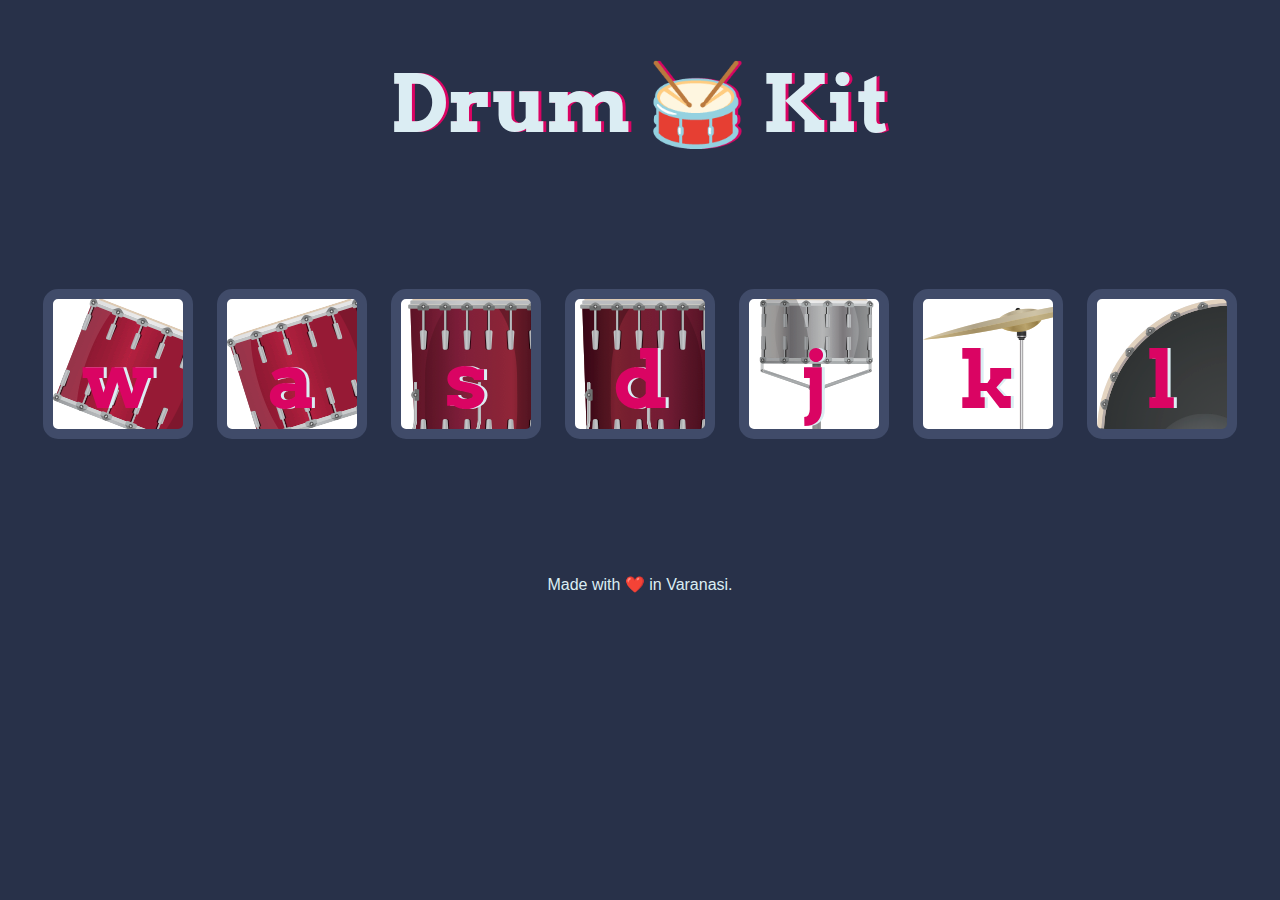
<file: Drum-Player/index.html>
<!DOCTYPE html>
<html lang="en" dir="ltr">

<head>
  <meta charset="utf-8">
  <title>Drum Kit</title>
  <link rel="stylesheet" href="styles.css">
  <link href="https://fonts.googleapis.com/css?family=Arvo" rel="stylesheet">
</head>

<body>

  <h1 id="title">Drum 🥁 Kit</h1>
  <div class="set">
    <button class="w drum">w</button>
    <button class="a drum">a</button>
    <button class="s drum">s</button>
    <button class="d drum">d</button>
    <button class="j drum">j</button>
    <button class="k drum">k</button>
    <button class="l drum">l</button>
  </div>
  <script src="./index.js" charset="utf-8"></script>
</body>
<footer>
  Made with ❤️ in Varanasi.
</footer>
</html>
</file>
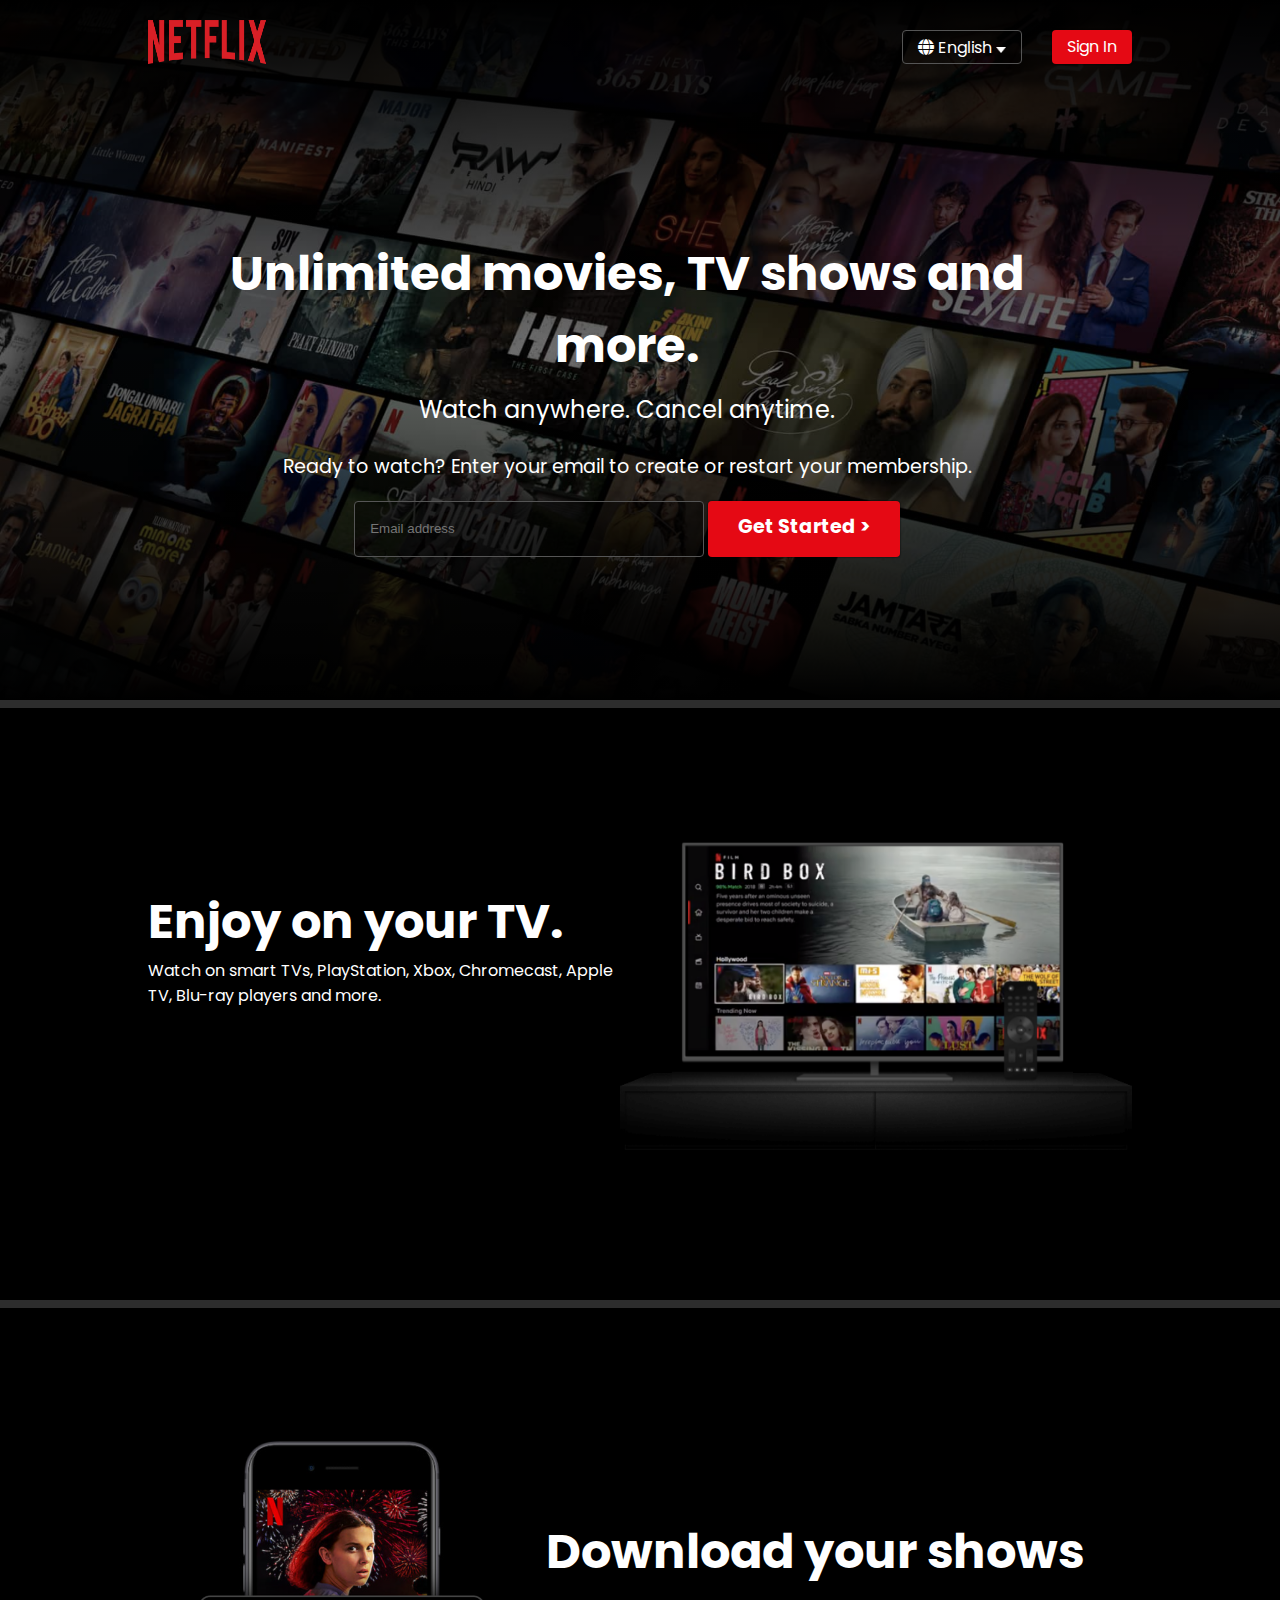
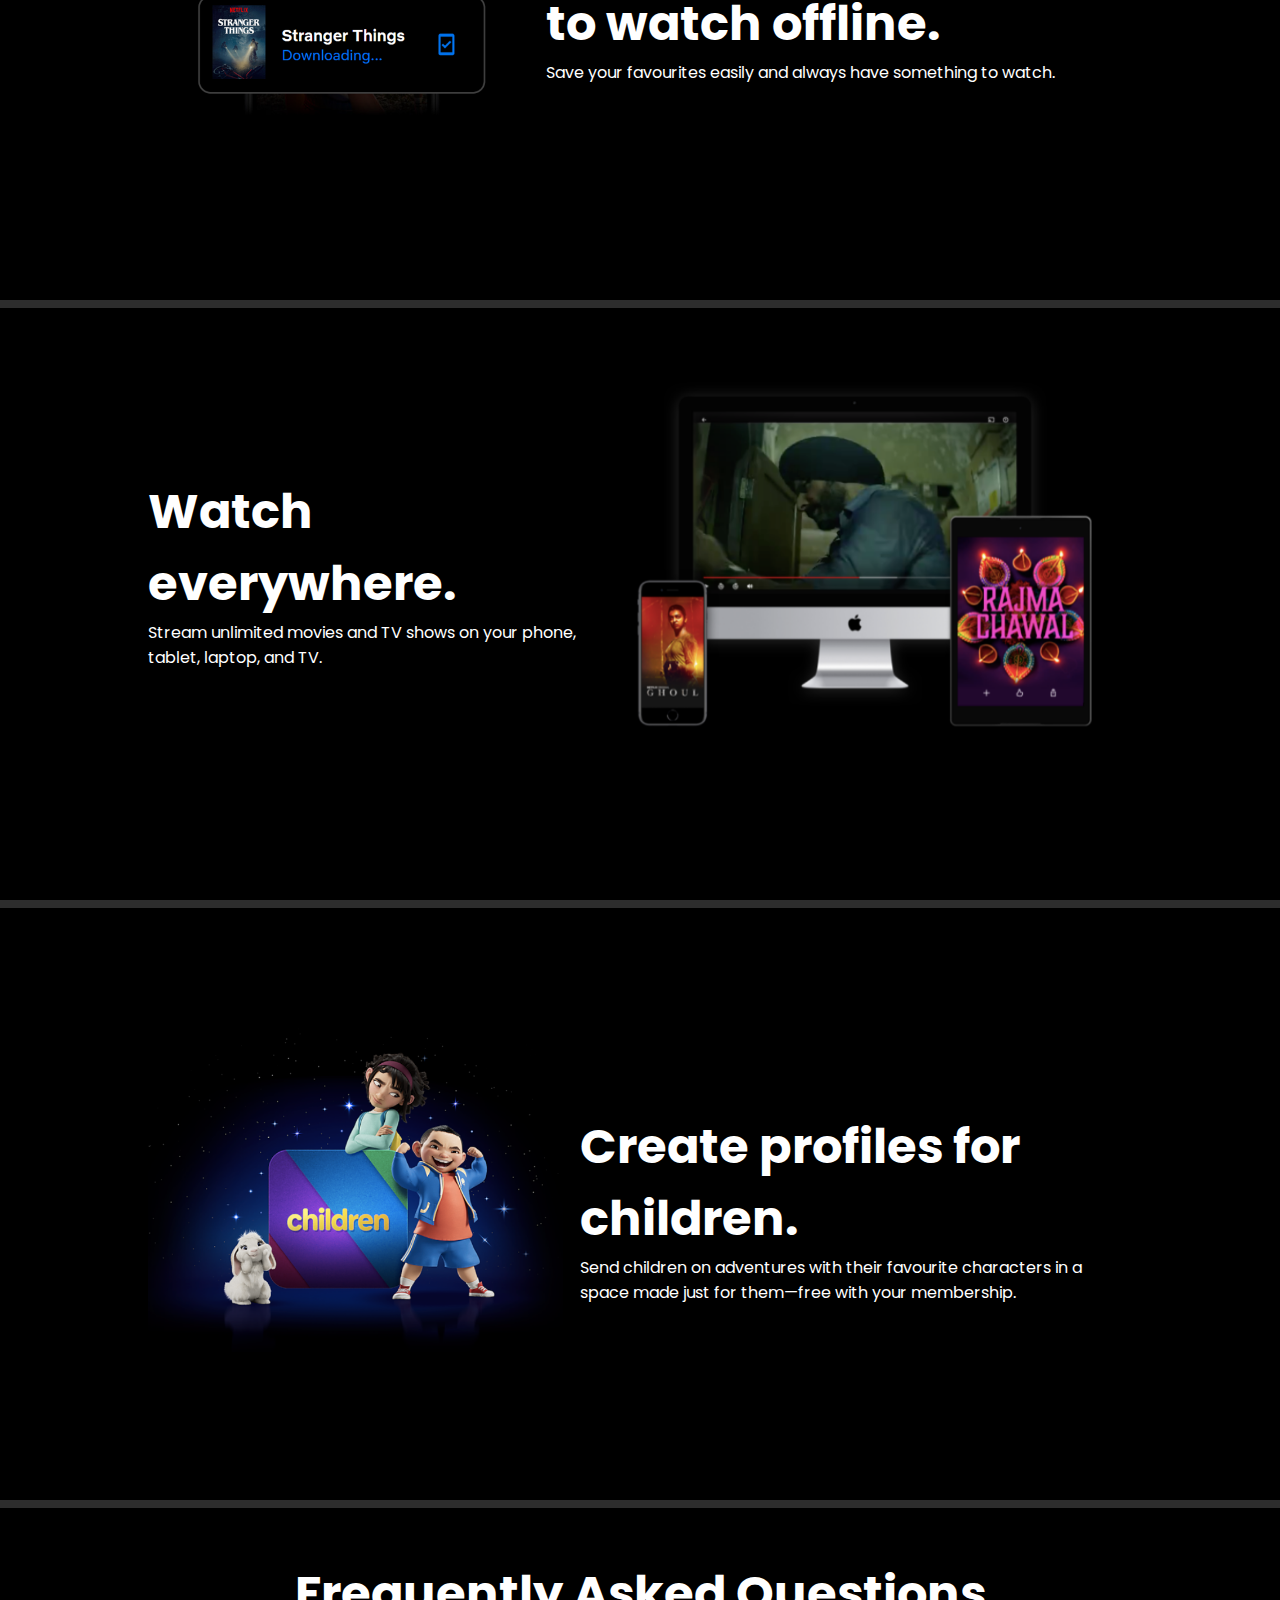
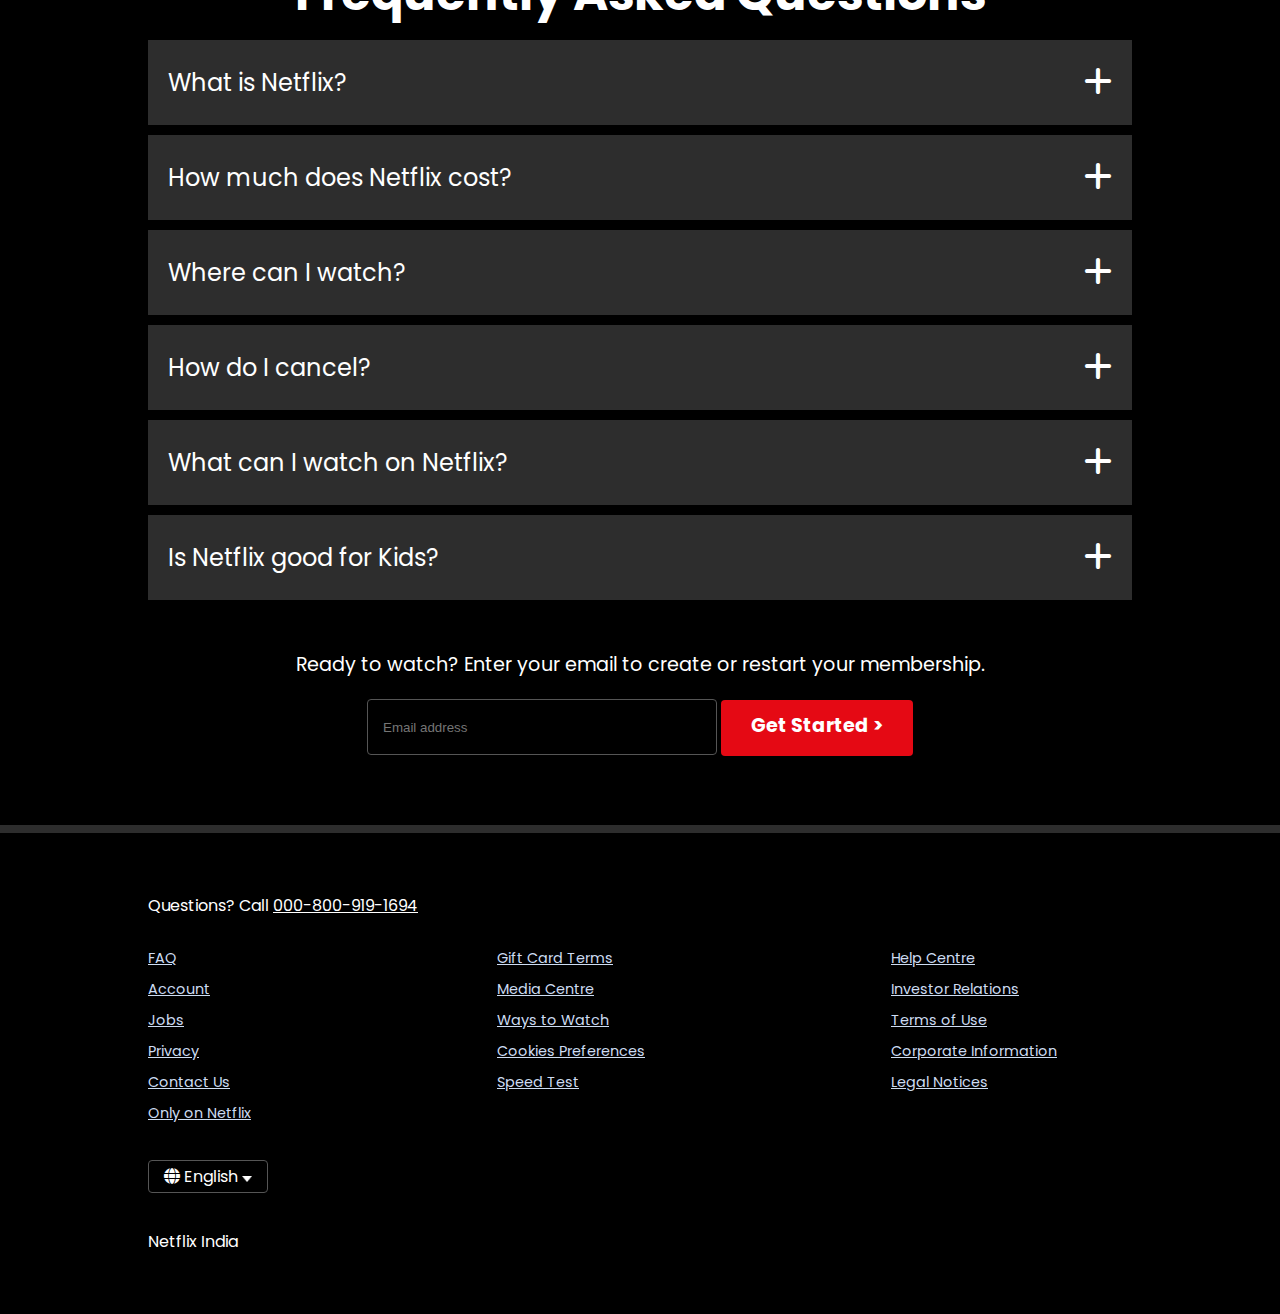
<file: Netflix-Design/index.html>
<!DOCTYPE html>
<html lang="en">
<head>
    <meta charset="UTF-8">
    <meta name="viewport" content="width=device-width, initial-scale=1.0">
    <title>Netflix India - Watch TV Shows Online</title>
    <link rel="shortcut icon" href="./images/fevicon.ico" type="image/x-icon">
    <link
      rel="stylesheet"
      href="https://cdnjs.cloudflare.com/ajax/libs/font-awesome/6.2.1/css/all.min.css"
    />
    <link rel="stylesheet" href="style.css">
</head>
<body>
    <section class="main">
        <nav class="navbar flex container">
                <img src="./images/logo.png" class="logo" alt="Netflix">
            <div class="navLinks flex">
                <a href="#" class="secondaryBtn"> <i class="fa-solid fa-globe"></i>  English <img src="./images/down-icon.png" alt="" style="width: 10px;"></a>
                <a href="#" class="primaryBtn">Sign In</a>
            </div>
        </nav>
        <header>
            <h1>Unlimited movies, TV shows and more.</h1>
            <h2>Watch anywhere. Cancel anytime.</h2>
            <h3>Ready to watch? Enter your email to create or restart your membership.</h3>
            <div class="getStarted">
                <input type="email" placeholder="Email address" class="secondaryBtn inputBox">
                <a href="#" class="btn">Get Started ></a>
            </div>
        </header>
    </section>
    <section class="feature">
        <div class="featureBox container flex">
            <div>
                <h1 style="margin-top: 25%;">Enjoy on your TV.</h1>
                <p>Watch on smart TVs, PlayStation, Xbox, Chromecast, Apple TV, Blu-ray players and more.</p>
            </div>
            <div>
                <img src="./images/feature-1.png" class="featureImage" alt="">
            </div>
        </div>
    </section>
    <section class="feature">
        <div class="featureBox container flex rowReverse">
            <div>
                <h1 style="margin-top: 15%;">Download your shows to watch offline.</h1>
                <p>Save your favourites easily and always have something to watch.</p>
            </div>
            <div>
                <img src="./images/feature-2.png" class="featureImage" alt="">
            </div>
        </div>
    </section>
    <section class="feature">
        <div class="featureBox container flex">
            <div>
                <h1 style="margin-top: 25%;">Watch everywhere.</h1>
                <p>Stream unlimited movies and TV shows on your phone, tablet, laptop, and TV.</p>
            </div>
            <div>
                <img src="./images/feature-3.png" class="featureImage" alt="">
            </div>
        </div>
    </section>
    <section class="feature">
        <div class="featureBox container flex rowReverse">
            <div>
                <h1 style="margin-top: 15%;">Create profiles for children.</h1>
                <p>Send children on adventures with their favourite characters in a space made just for them—free with your membership.</p>
            </div>
            <div>
                <img src="./images/feature-4.png" class="featureImage" alt="">
            </div>
        </div>
    </section>
    <section class="qna">
        <div class="container qnaBox flex">
            <h1>Frequently Asked Questions</h1>
        <div class="flex qnaDiv">
            <h3>What is Netflix?</h3>
            <i class="fa-sharp fa-solid fa-plus fa-2x"></i>
        </div>
        <div class="flex qnaDiv">
            <h3>How much does Netflix cost?</h3>
            <i class="fa-sharp fa-solid fa-plus fa-2x"></i>
        </div>
        <div class="flex qnaDiv">
            <h3>Where can I watch?</h3>
            <i class="fa-sharp fa-solid fa-plus fa-2x"></i>
        </div>
        <div class="flex qnaDiv">
            <h3>How do I cancel?</h3>
            <i class="fa-sharp fa-solid fa-plus fa-2x"></i>
        </div>
        <div class="flex qnaDiv">
            <h3>What can I watch on Netflix?</h3>
            <i class="fa-sharp fa-solid fa-plus fa-2x"></i>
        </div>
        <div class="flex qnaDiv">
            <h3>Is Netflix good for Kids?</h3>
            <i class="fa-sharp fa-solid fa-plus fa-2x"></i>
        </div>
        
            <div class="getStarted qnaBtn">
                <h3 style="font-size: 1.2rem; margin: 20px;">Ready to watch? Enter your email to create or restart your membership.</h3>
                <input type="email" placeholder="Email address" class="secondaryBtn inputBox">
                <a href="#" class="btn">Get Started ></a>
            </div>
        </div>
    </section>
    <section class="footer">
        <div class="container flex footerContainer">
            <p>Questions? Call <u>000-800-919-1694</u></p>
            <div class="flex footerBox">
                <div class="flex footerContent"><a href="#">FAQ</a><a href="#">Account</a><a href="#">Jobs</a><a href="#">Privacy</a><a href="#">Contact Us</a><a href="#">Only on Netflix</a></div>

                <div class="flex footerContent"><a href="#">Gift Card Terms</a><a href="#">Media Centre</a><a href="#">Ways to Watch</a><a href="#">Cookies Preferences</a><a href="#">Speed Test</a></div>
            
                <div class="flex footerContent"><a href="#">Help Centre</a><a href="#">Investor Relations</a><a href="#">Terms of Use</a><a href="#">Corporate Information</a><a href="#">Legal Notices</a></div>
            </div>
        </div>
        <div class="container footerBtn">
            <a href="#" class="secondaryBtn"> <i class="fa-solid fa-globe"></i>  English <img src="./images/down-icon.png" alt="" style="width: 10px;"></a>
            <p>Netflix India</p>
        </div>
    </section>
</body>
</html>
</file>
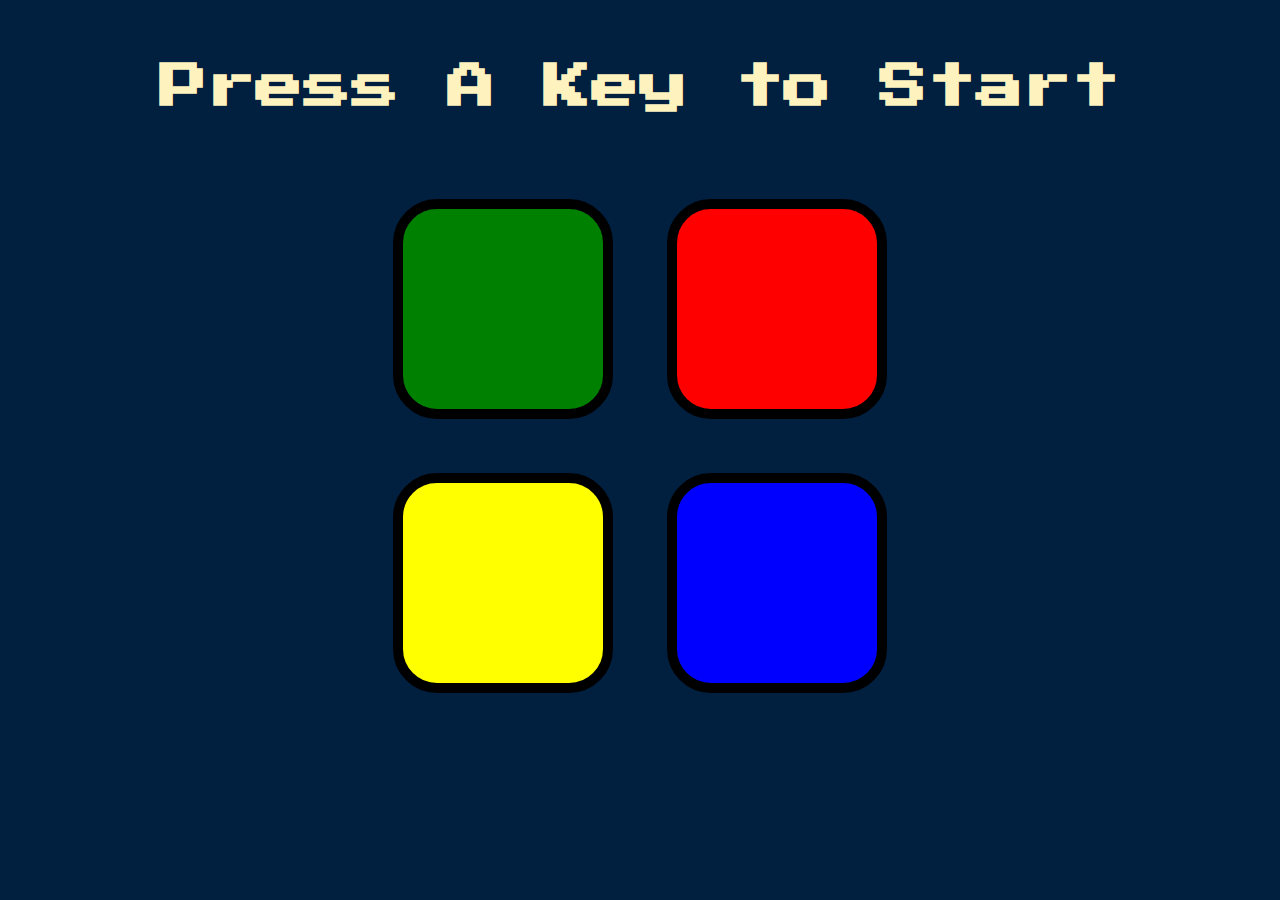
<file: Simon-Game/index.html>
<!DOCTYPE html>
<html lang="en" dir="ltr">

<head>
  <meta charset="utf-8">
  <title>Simon</title>
  <link rel="stylesheet" href="styles.css">
  <link href="https://fonts.googleapis.com/css?family=Press+Start+2P" rel="stylesheet">
</head>

<body>
  <h1 id="level-title">Press A Key to Start</h1>
  <div class="container">
    <div class="row">

      <div type="button" id="green" class="btn green">

      </div>

      <div type="button" id="red" class="btn red">

      </div>
    </div>

    <div class="row">

      <div type="button" id="yellow" class="btn yellow">

      </div>
      <div type="button" id="blue" class="btn blue">

      </div>

    </div>

  </div>
  <script src="https://ajax.googleapis.com/ajax/libs/jquery/3.6.1/jquery.min.js"></script>
    <script src="./game.js" charset="utf-8"></script>
</body>

</html>
</file>
<file: Drum-Player/styles.css>
body {
  text-align: center;
  background-color: #283149;
}

h1 {
  font-size: 5rem;
  color: #DBEDF3;
  font-family: "Arvo", cursive;
  text-shadow: 3px 0 #DA0463;

}

footer {
  color: #DBEDF3;
  font-family: sans-serif;
}

.w {
  background-image: url(./images/tom1.png);  
}

.a {
  background-image: url(./images/tom2.png);
}

.s {
  background-image: url(./images/tom3.png);
}

.d {
  background-image: url(./images/tom4.png);
}

.j {
  background-image: url(./images/snare.png);
}

.k {
  background-image: url(./images/crash.png);
}

.l {
  background-image: url(./images/kick.png);
}

.set {
  margin: 10% auto;
}

.pressed {
  box-shadow: 0 3px 4px 0 #DBEDF3;
  opacity: 0.5;
}

.drum {
  outline: none;
  border: 10px solid #404B69;
  font-size: 5rem;
  font-family: 'Arvo', cursive;
  line-height: 2;
  font-weight: 900;
  color: #DA0463;
  text-shadow: 3px 0 #DBEDF3;
  border-radius: 15px;
  display: inline-block;
  width: 150px;
  height: 150px;
  text-align: center;
  margin: 10px;
  background-color: white;
}
</file>
<file: Netflix-Design/style.css>
@import url('https://fonts.googleapis.com/css2?family=Poppins:wght@400;700&family=Roboto:wght@400;700&display=swap');

*{
    margin: 0;
    padding: 0;
    box-sizing: border-box;
}

body{
    font-family: 'Poppins', sans-serif;
    color: #ffffff
}

h1{
    font-size: 3rem;
}

h2{
    font-size: 2rem;
}

h3{
    font-size: 1.5rem;
}

.container{
    max-width: 80%;
    margin-inline: auto;
    padding-inline: 20px;
    padding-block: 20px ;
}
.flex{
    display: flex;
}

.main{
    background-image: linear-gradient(#000000, #0000006e, #000000), url(./images/header-image.png);
    height: 708px;
    border-bottom: 8px solid #2d2d2d;
    background-size: cover;
}
.navbar{
    justify-content: space-between;
}
.logo{
    width: 12%;
}
.navLinks{
    margin-top: 10px;
    gap: 30px;
    height: 34px;
}
.primaryBtn{
    background-color: #e50914;
    border-radius: 4px;
    font-weight: 400;
    color: #ffffff !important;
    padding: 4px 15px;
    box-shadow: 0 0 2px black;
    transition: 0.2s ease-out;
    text-decoration: none;
}
.primaryBtn:hover{
    background-color: #b3060f;
}

.secondaryBtn{
    border: 0.1px solid #555555;
    padding: 4px 15px;
    border-radius: 4px;
    font-weight: 400;
    color: #ffffff !important;
    transition: 0.2s ease-out;
    text-decoration: none;
}

header{
    text-align: center;
    width: 64%;
    margin-left: 17%;
    margin-top: 12%;
}
header>h2{
    font-weight: 400;
    font-size: 1.5rem;
    margin-top: 10px;
}
header>h3{
    font-weight: 400;
    font-size: 1.2rem;
    margin-top: 25px;
}

.getStarted{
    margin: 20px;
    
}
.inputBox{
    height: 56px;
    width: 350px;
    border-radius: 4px;
    background-color: #0000006e
}
.btn{
    background-color: #e50914;
    border-radius: 4px;
    font-weight: 700;
    font-size: 1.2rem;
    color: #ffffff !important;
    padding: 17px 30px;
    padding-top: 12px;
    box-shadow: 0 0 2px black;
    transition: 0.2s ease-out;
    text-decoration: none;
}
.btn:hover{
    background-color: #b3060f;
}

.feature{
    height: 600px;
    background-color: #000000;
    border-bottom: 8px solid #2d2d2d;
    padding-block: 40px;
}
.featureImage{
    width: 100%;
}
.rowReverse{
    flex-direction: row-reverse;
    padding-top: 80px;
}
.qna{
    background-color: #000000;
    border-bottom: 8px solid #2d2d2d;
}
.qna h3{
    font-weight: 400;
}
.qna h1{
    text-align: center;
}
.qnaBox{
    padding-block: 50px;
    flex-direction: column;
    gap: 10px;
}
.qnaDiv{
    justify-content: space-between;
    padding: 25px 20px;
    background-color: #2d2d2d;
}
.qnaBtn{
    text-align: center;
}

.footer{
    background-color: #000000;
}
.footer p{
    margin-top: 40px;
}
.footerContainer{
    flex-direction: column;
    gap: 30px;
}
.footerContent{
    flex-direction: column;
    gap: 10px;
    
}
.footerContent a{
    color: #cddcf2;
    font-size: 0.9rem;
}
.footerBox{
    gap: 25%;
}
.footerBtn p{
    margin-block: 40px;
}
</file>
<file: Simon-Game/styles.css>
body {
  text-align: center;
  background-color: #011F3F;
}

#level-title {
  font-family: 'Press Start 2P', cursive;
  font-size: 3rem;
  margin:  5%;
  color: #FEF2BF;
}

.container {
  display: block;
  width: 50%;
  margin: auto;

}

.btn {
  margin: 25px;
  display: inline-block;
  height: 200px;
  width: 200px;
  border: 10px solid black;
  border-radius: 20%;
}

.game-over {
  background-color: red;
  opacity: 0.8;
}

.red {
  background-color: red;
}

.green {
  background-color: green;
}

.blue {
  background-color: blue;
}

.yellow {
  background-color: yellow;
}

.pressed {
  box-shadow: 0 0 20px white;
  background-color: grey;
}
</file>
